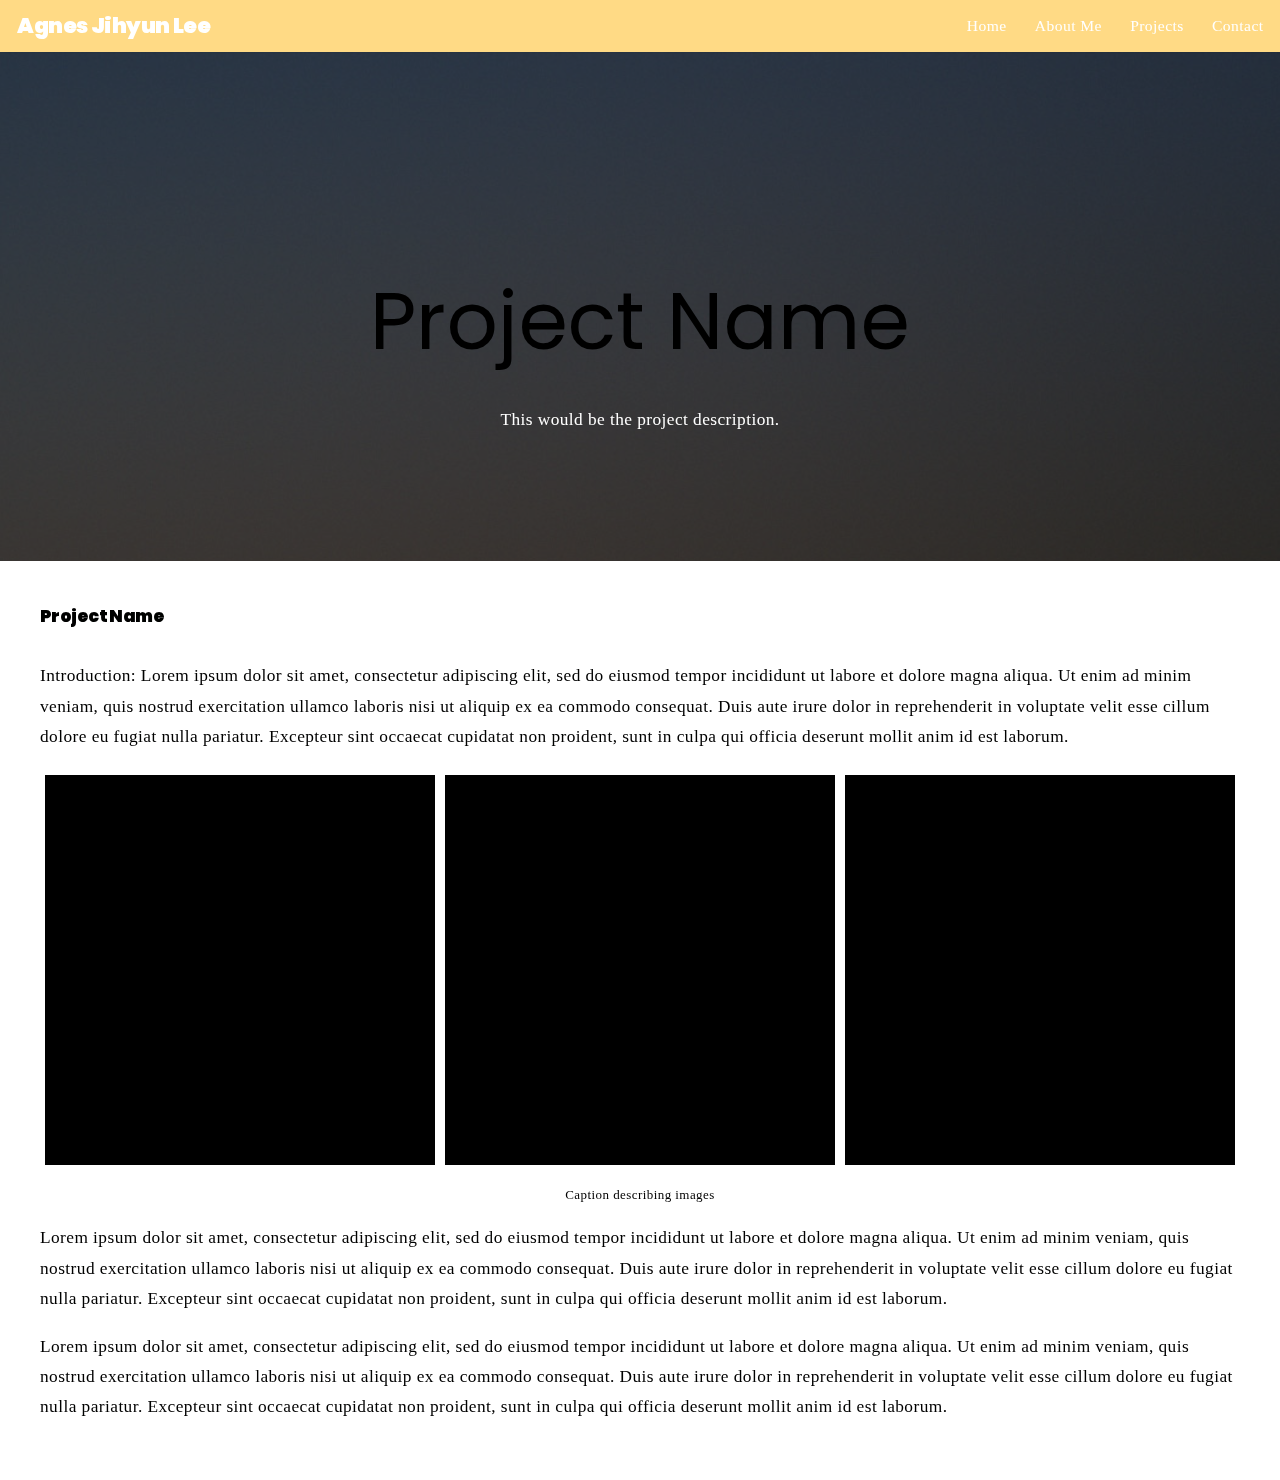
<file: portfolio/project-template.html>
<!DOCTYPE html>

<html lang="en">
    <head>
        <title>Agnes Jihyun Lee</title>
		<meta charset="utf-8" />
		<meta name="viewport" content="width=device-width, initial-scale=1, user-scalable=no" />
		<link rel="stylesheet" href="assets/css/main.css" />
		<noscript><link rel="stylesheet" href="assets/css/noscript.css" /></noscript>
	</head>
    <body class="is-preload">

        <!-- Header -->
        <header id="header">
            <h1><a href="index.html">Agnes Jihyun Lee</a></h1>
            <nav>
                <ul>
                    <li><a href="index.html">Home</a></li>
                    <li><a href="about.html">About Me</a></li>
                    <li><a href="index.html#projects">Projects</a></li>
                    <li><a href="index.html#contact">Contact</a></li>
                </ul>
            </nav>
        </header>

		<!-- Intro -->
		<section id="project_intro" class="project_main style1 dark fullscreen">
			<div class="content">
				<header>
					<section id = "proj1_animation">
						<svg height="200" stroke="#FFFFFF" stroke-width="2" class="text-line" width="100%">
							<text x="50%" dominant-baseline="middle" text-anchor="middle" y="75%">
							Project Name
							</text>
						</svg>
					</section>
				</header>
				<p>This would be the project description.</p>
			</div>
		</section>

        <!-- Project Content -->
			<section id="project_content">
				<div class="project_body">
					<h3>Project Name</h3>
					<br>
					<p>
						Introduction: Lorem ipsum dolor sit amet, consectetur adipiscing 
						elit, sed do eiusmod tempor incididunt ut labore et dolore magna 
						aliqua. Ut enim ad minim veniam, quis nostrud exercitation ullamco 
						laboris nisi ut aliquip ex ea commodo consequat. Duis aute irure 
						dolor in reprehenderit in voluptate velit esse cillum dolore eu 
						fugiat nulla pariatur. Excepteur sint occaecat cupidatat non 
						proident, sunt in culpa qui officia deserunt mollit anim id est 
						laborum.
					</p>
					
					<div class = "row">
						<div class = "column">
							<img src = "images/placeholder.png" style="width:100%"/>
						</div>
						<div class = "column">
							<img src = "images/placeholder.png" style="width:100%"/>
						</div>
						<div class = "column">
							<img src = "images/placeholder.png" style="width:100%"/>
						</div>
					</div>
					<p class = "caption">Caption describing images</p>

					<p>
						Lorem ipsum dolor sit amet, consectetur adipiscing 
						elit, sed do eiusmod tempor incididunt ut labore et dolore magna 
						aliqua. Ut enim ad minim veniam, quis nostrud exercitation ullamco 
						laboris nisi ut aliquip ex ea commodo consequat. Duis aute irure 
						dolor in reprehenderit in voluptate velit esse cillum dolore eu 
						fugiat nulla pariatur. Excepteur sint occaecat cupidatat non 
						proident, sunt in culpa qui officia deserunt mollit anim id est 
						laborum.
					</p>

					<p>
						Lorem ipsum dolor sit amet, consectetur adipiscing 
						elit, sed do eiusmod tempor incididunt ut labore et dolore magna 
						aliqua. Ut enim ad minim veniam, quis nostrud exercitation ullamco 
						laboris nisi ut aliquip ex ea commodo consequat. Duis aute irure 
						dolor in reprehenderit in voluptate velit esse cillum dolore eu 
						fugiat nulla pariatur. Excepteur sint occaecat cupidatat non 
						proident, sunt in culpa qui officia deserunt mollit anim id est 
						laborum.
					</p>

				</div>
			</section>

        <!-- Scripts -->
			<script src="assets/js/jquery.min.js"></script>
			<script src="assets/js/jquery.poptrox.min.js"></script>
			<script src="assets/js/jquery.scrolly.min.js"></script>
			<script src="assets/js/jquery.scrollex.min.js"></script>
			<script src="assets/js/browser.min.js"></script>
			<script src="assets/js/breakpoints.min.js"></script>
			<script src="assets/js/util.js"></script>
			<script src="assets/js/main.js"></script>
            
    </body>
</html>
</file>
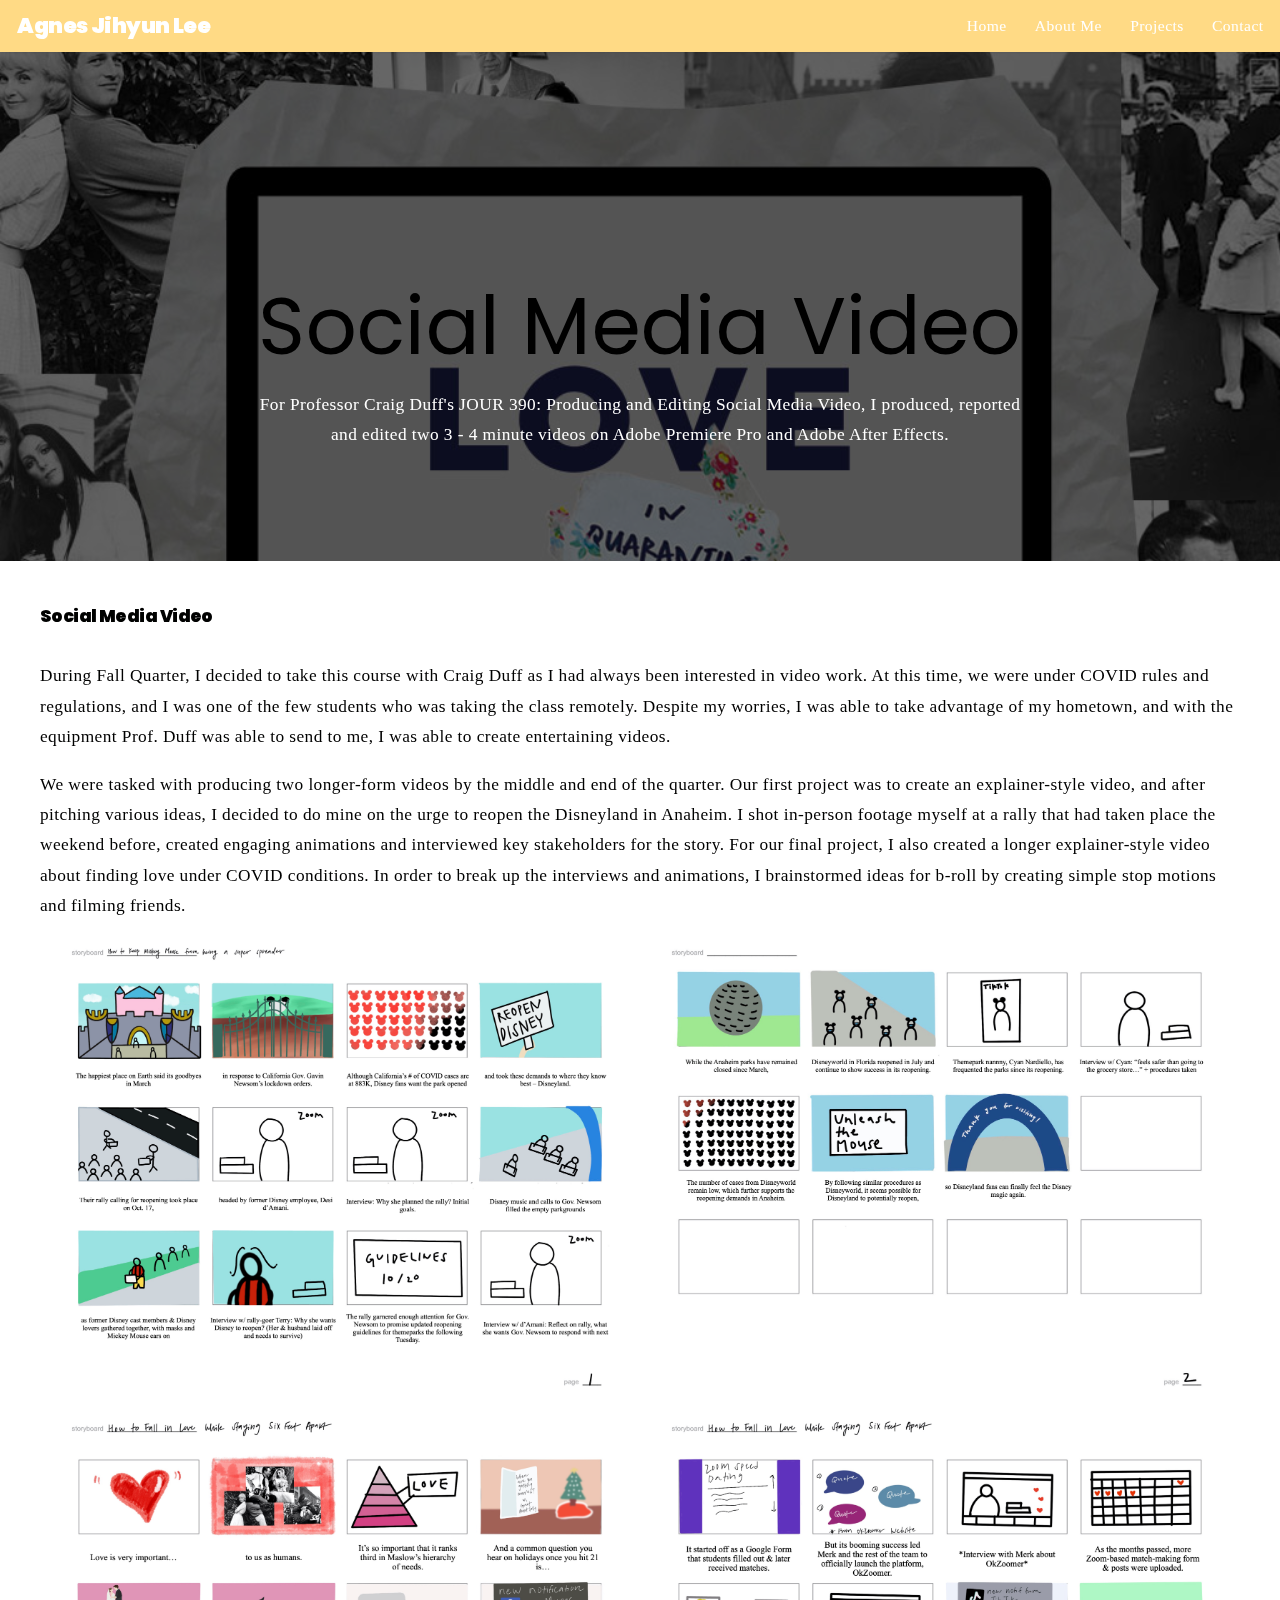
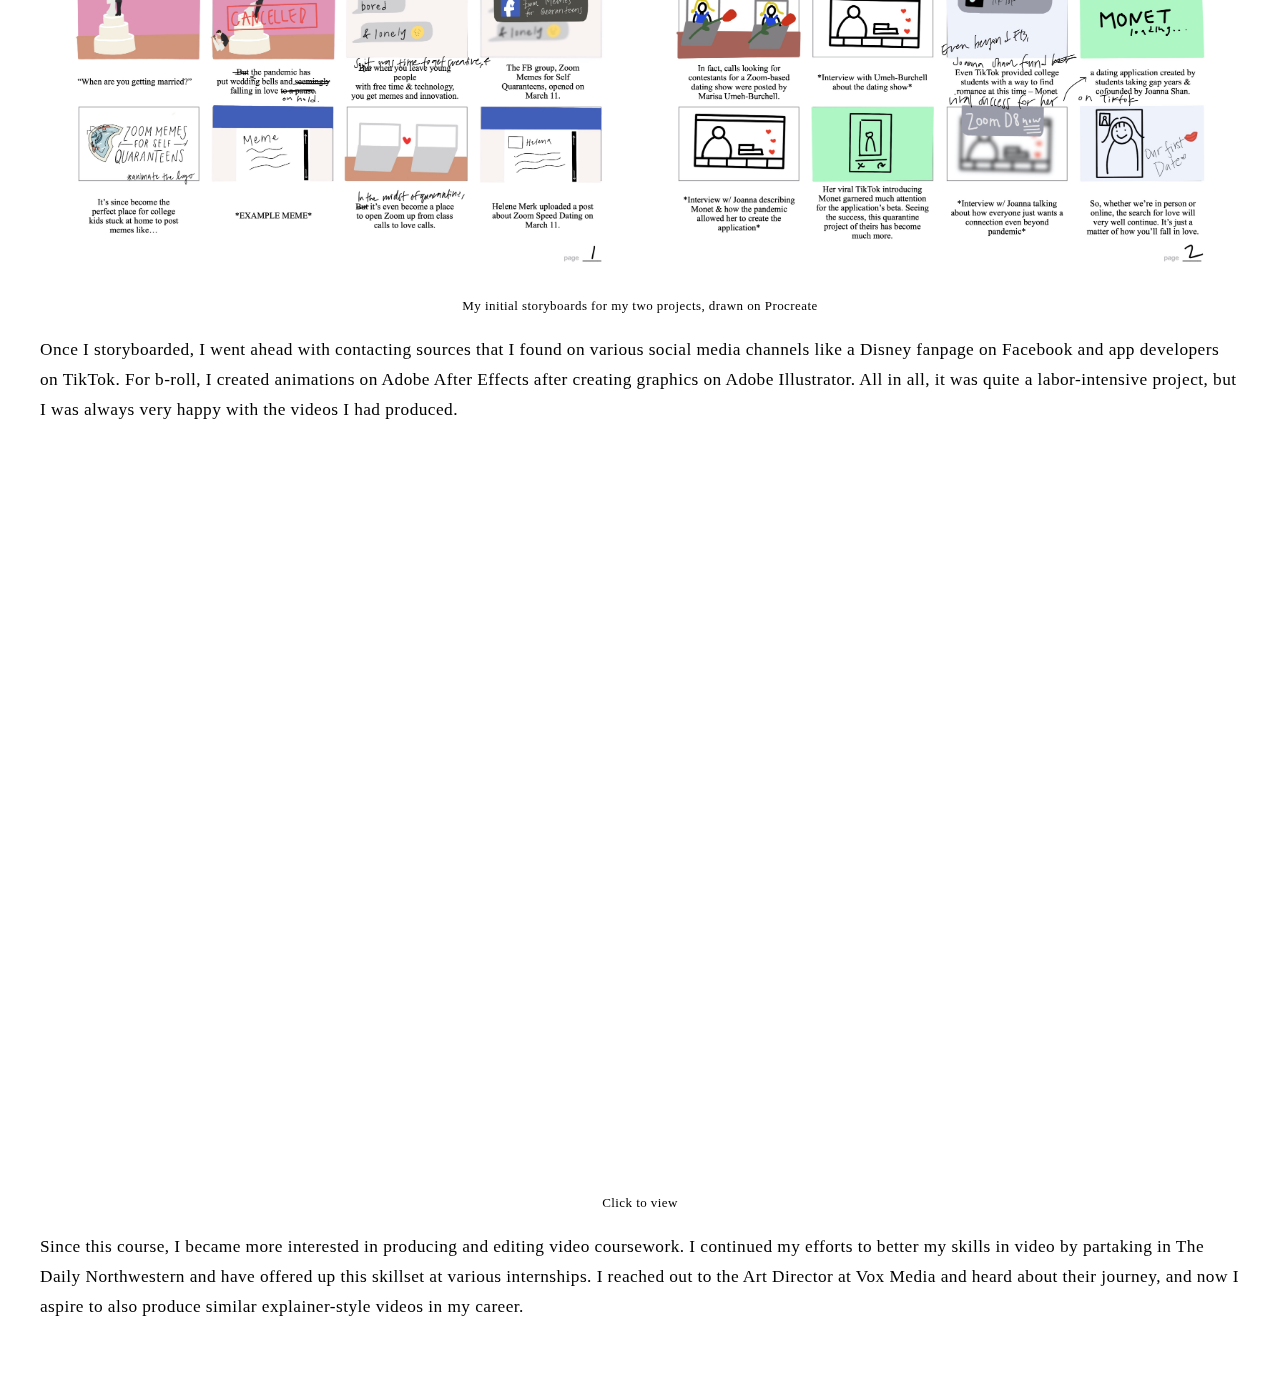
<file: portfolio/project1.html>
<!DOCTYPE html>

<html lang="en">
    <head>
        <title>Agnes Jihyun Lee</title>
		<meta charset="utf-8" />
		<meta name="viewport" content="width=device-width, initial-scale=1, user-scalable=no" />
		<link rel="stylesheet" href="assets/css/main.css" />
		<noscript><link rel="stylesheet" href="assets/css/noscript.css" /></noscript>
	</head>
    <body class="is-preload">

        <!-- Header -->
        <header id="header">
            <h1><a href="index.html">Agnes Jihyun Lee</a></h1>
            <nav>
                <ul>
                    <li><a href="index.html">Home</a></li>
                    <li><a href="about.html">About Me</a></li>
                    <li><a href="index.html#projects">Projects</a></li>
                    <li><a href="index.html#contact">Contact</a></li>
                </ul>
            </nav>
        </header>

		<!-- Intro -->
		<section id="project1_intro" class="project_main style1 dark fullscreen">
			<div class="content">
				<header>
					<section id = "proj1_animation">
						<svg height="200" stroke="#FFFFFF" stroke-width="2" class="text-line" width="100%">
							<text x="50%" dominant-baseline="middle" text-anchor="middle" y="85%">
							Social Media Video
							</text>
						</svg>
					</section>
				</header>
				<p>
					For Professor Craig Duff's JOUR 390: Producing and Editing Social
					Media Video, I produced, reported and edited two 3 - 4 minute videos
					on Adobe Premiere Pro and Adobe After Effects.
				</p>
			</div>
		</section>

        <!-- Project Content -->
			<section id="project_content">
				<div class="project_body">
					<h3>Social Media Video</h3>
					<br>
					<p>
						During Fall Quarter, I decided to take this course with Craig
						Duff as I had always been interested in video work. At this time,
						we were under COVID rules and regulations, and I was
						one of the few students who was taking the class remotely. Despite
						my worries, I was able to take advantage of my hometown, and with
						the equipment Prof. Duff was able to send to me, I was able to create
						entertaining videos.
					</p>

					<p>
						We were tasked with producing two longer-form videos by the middle and
						end of the quarter. Our first project was to create an explainer-style video,
						and after pitching various ideas, I decided to do mine on the urge to
						reopen the Disneyland in Anaheim. I shot in-person footage myself at a rally
						that had taken place the weekend before, created engaging animations and 
						interviewed key stakeholders for the story. For our final project, I also
						created a longer explainer-style video about finding love under COVID conditions.
						In order to break up the interviews and animations, I brainstormed ideas for b-roll by creating
						simple stop motions and filming friends.
					</p>
					
					<div class = "row">
						<div class = "column_thumbnail">
							<img src = "images/explainer1.jpg" style="width:100%"/>
						</div>
						<div class = "column_thumbnail">
							<img src = "images/explainer2.jpg" style="width:100%"/>
						</div>
						<div class = "column_thumbnail">
							<img src = "images/final1.jpg" style="width:100%"/>
						</div>
						<div class = "column_thumbnail">
							<img src = "images/final2.jpg" style="width:100%"/>
						</div>
					</div>
					<p class = "caption">
						My initial storyboards for my two projects, drawn on Procreate
					</p>

					<p>
						Once I storyboarded, I went ahead with contacting sources that I found
						on various social media channels like a Disney fanpage on Facebook and
						app developers on TikTok. For b-roll, I created animations on Adobe After
						Effects after creating graphics on Adobe Illustrator. All in all, it was
						quite a labor-intensive project, but I was always very happy with the
						videos I had produced.
					</p>

					<div class = "row">
						<div class = "column_proj1">
							<iframe width="900" height="725" src="https://www.youtube.com/embed/siJVeXFQVkU" title="YouTube video player" frameborder="0" allow="accelerometer; autoplay; clipboard-write; encrypted-media; gyroscope; picture-in-picture" allowfullscreen></iframe>
						</div>
						<div class = "column_proj1">
							<iframe width="900" height="725" src="https://www.youtube.com/embed/jIQmvNxDO1k" title="YouTube video player" frameborder="0" allow="accelerometer; autoplay; clipboard-write; encrypted-media; gyroscope; picture-in-picture" allowfullscreen></iframe>
						</div>
					</div>
					<p class = "caption">Click to view</p>

					<p>
						Since this course, I became more interested in producing and editing video coursework.
						I continued my efforts to better my skills in video by partaking in The Daily Northwestern
						and have offered up this skillset at various internships. I reached out to the Art Director
						at Vox Media and heard about their journey, and now I aspire to also produce similar
						explainer-style videos in my career.
					</p>

				</div>
			</section>

        <!-- Scripts -->
			<script src="assets/js/jquery.min.js"></script>
			<script src="assets/js/jquery.poptrox.min.js"></script>
			<script src="assets/js/jquery.scrolly.min.js"></script>
			<script src="assets/js/jquery.scrollex.min.js"></script>
			<script src="assets/js/browser.min.js"></script>
			<script src="assets/js/breakpoints.min.js"></script>
			<script src="assets/js/util.js"></script>
			<script src="assets/js/main.js"></script>
            
    </body>
</html>
</file>
<file: portfolio/assets/css/noscript.css>
/*
	Big Picture by HTML5 UP
	html5up.net | @ajlkn
	Free for personal and commercial use under the CCA 3.0 license (html5up.net/license)
*/

/* Loader */

	body:before, body:after {
		display: none;
	}
</file>
<file: portfolio/assets/css/main.css>
@import url(https://fonts.googleapis.com/css?family=Poppins);
@import url(https://fonts.googleapis.com/css?family=PTSerif);
@import url("fontawesome-all.min.css");

/*
	Big Picture by HTML5 UP
	html5up.net | @ajlkn
	Free for personal and commercial use under the CCA 3.0 license (html5up.net/license)
*/

html, body, div, span, applet, object,
iframe, h1, h2, h3, h4, h5, h6, p, blockquote,
pre, a, abbr, acronym, address, big, cite,
code, del, dfn, em, img, ins, kbd, q, s, samp,
small, strike, strong, sub, sup, tt, var, b,
u, i, center, dl, dt, dd, ol, ul, li, fieldset,
form, label, legend, table, caption, tbody,
tfoot, thead, tr, th, td, article, aside,
canvas, details, embed, figure, figcaption,
footer, header, hgroup, menu, nav, output, ruby,
section, summary, time, mark, audio, video {
	margin: 0;
	padding: 0;
	border: 0;
	font-size: 100%;
	font: inherit;
	vertical-align: baseline;}

article, aside, details, figcaption, figure,
footer, header, hgroup, menu, nav, section {
	display: block;}

body {
	line-height: 1;
}

ol, ul {
	list-style: none;
}

blockquote, q {
	quotes: none;
}

	blockquote:before, blockquote:after, q:before, q:after {
		content: '';
		content: none;
	}

table {
	border-collapse: collapse;
	border-spacing: 0;
}

body {
	-webkit-text-size-adjust: none;
}

mark {
	background-color: transparent;
	color: inherit;
}

input::-moz-focus-inner {
	border: 0;
	padding: 0;
}

input, select, textarea {
	-moz-appearance: none;
	-webkit-appearance: none;
	-ms-appearance: none;
	appearance: none;
}

iframe {
	width: 900 px;
	height: 725 px;
}

/* Basic */

	@-ms-viewport {
		width: device-width;
	}

	html {
		height: 100%;
	}

	html {
		box-sizing: border-box;
	}

	*, *:before, *:after {
		box-sizing: inherit;
	}

	body {
		background: #ffffff;
		height: 100%;
		min-width: 320px;
	}

		body.is-preload *, body.is-preload *:before, body.is-preload *:after {
			-moz-animation: none !important;
			-webkit-animation: none !important;
			-ms-animation: none !important;
			animation: none !important;
			-moz-transition: none !important;
			-webkit-transition: none !important;
			-ms-transition: none !important;
			transition: none !important;
		}

/* Spinner */

	@-moz-keyframes spinner-rotate {
		0% {
			-moz-transform: scale(1) rotate(0deg);
			-webkit-transform: scale(1) rotate(0deg);
			-ms-transform: scale(1) rotate(0deg);
			transform: scale(1) rotate(0deg);
		}

		100% {
			-moz-transform: scale(1) rotate(360deg);
			-webkit-transform: scale(1) rotate(360deg);
			-ms-transform: scale(1) rotate(360deg);
			transform: scale(1) rotate(360deg);
		}
	}

	@-webkit-keyframes spinner-rotate {
		0% {
			-moz-transform: scale(1) rotate(0deg);
			-webkit-transform: scale(1) rotate(0deg);
			-ms-transform: scale(1) rotate(0deg);
			transform: scale(1) rotate(0deg);
		}

		100% {
			-moz-transform: scale(1) rotate(360deg);
			-webkit-transform: scale(1) rotate(360deg);
			-ms-transform: scale(1) rotate(360deg);
			transform: scale(1) rotate(360deg);
		}
	}

	@-ms-keyframes spinner-rotate {
		0% {
			-moz-transform: scale(1) rotate(0deg);
			-webkit-transform: scale(1) rotate(0deg);
			-ms-transform: scale(1) rotate(0deg);
			transform: scale(1) rotate(0deg);
		}

		100% {
			-moz-transform: scale(1) rotate(360deg);
			-webkit-transform: scale(1) rotate(360deg);
			-ms-transform: scale(1) rotate(360deg);
			transform: scale(1) rotate(360deg);
		}
	}

	@keyframes spinner-rotate {
		0% {
			-moz-transform: scale(1) rotate(0deg);
			-webkit-transform: scale(1) rotate(0deg);
			-ms-transform: scale(1) rotate(0deg);
			transform: scale(1) rotate(0deg);
		}

		100% {
			-moz-transform: scale(1) rotate(360deg);
			-webkit-transform: scale(1) rotate(360deg);
			-ms-transform: scale(1) rotate(360deg);
			transform: scale(1) rotate(360deg);
		}
	}

/* Loader */

	@-moz-keyframes spinner-show {
		0% {
			opacity: 0;
		}

		100% {
			opacity: 1;
		}
	}

	@-webkit-keyframes spinner-show {
		0% {
			opacity: 0;
		}

		100% {
			opacity: 1;
		}
	}

	@-ms-keyframes spinner-show {
		0% {
			opacity: 0;
		}

		100% {
			opacity: 1;
		}
	}

	@keyframes spinner-show {
		0% {
			opacity: 0;
		}

		100% {
			opacity: 1;
		}
	}

	@-moz-keyframes spinner-hide {
		0% {
			-moz-transform: scale(1) rotate(0deg);
			-webkit-transform: scale(1) rotate(0deg);
			-ms-transform: scale(1) rotate(0deg);
			transform: scale(1) rotate(0deg);
			color: #e5e6e7;
			z-index: 100001;
		}

		99% {
			-moz-transform: scale(0.5) rotate(360deg);
			-webkit-transform: scale(0.5) rotate(360deg);
			-ms-transform: scale(0.5) rotate(360deg);
			transform: scale(0.5) rotate(360deg);
			color: #e5e6e7;
			z-index: 100001;
		}

		100% {
			-moz-transform: scale(0.5) rotate(360deg);
			-webkit-transform: scale(0.5) rotate(360deg);
			-ms-transform: scale(0.5) rotate(360deg);
			transform: scale(0.5) rotate(360deg);
			color: #e5e6e7;
			z-index: -1;
		}
	}

	@-webkit-keyframes spinner-hide {
		0% {
			-moz-transform: scale(1) rotate(0deg);
			-webkit-transform: scale(1) rotate(0deg);
			-ms-transform: scale(1) rotate(0deg);
			transform: scale(1) rotate(0deg);
			color: #e5e6e7;
			z-index: 100001;
		}

		99% {
			-moz-transform: scale(0.5) rotate(360deg);
			-webkit-transform: scale(0.5) rotate(360deg);
			-ms-transform: scale(0.5) rotate(360deg);
			transform: scale(0.5) rotate(360deg);
			color: #e5e6e7;
			z-index: 100001;
		}

		100% {
			-moz-transform: scale(0.5) rotate(360deg);
			-webkit-transform: scale(0.5) rotate(360deg);
			-ms-transform: scale(0.5) rotate(360deg);
			transform: scale(0.5) rotate(360deg);
			color: #e5e6e7;
			z-index: -1;
		}
	}

	@-ms-keyframes spinner-hide {
		0% {
			-moz-transform: scale(1) rotate(0deg);
			-webkit-transform: scale(1) rotate(0deg);
			-ms-transform: scale(1) rotate(0deg);
			transform: scale(1) rotate(0deg);
			color: #e5e6e7;
			z-index: 100001;
		}

		99% {
			-moz-transform: scale(0.5) rotate(360deg);
			-webkit-transform: scale(0.5) rotate(360deg);
			-ms-transform: scale(0.5) rotate(360deg);
			transform: scale(0.5) rotate(360deg);
			color: #e5e6e7;
			z-index: 100001;
		}

		100% {
			-moz-transform: scale(0.5) rotate(360deg);
			-webkit-transform: scale(0.5) rotate(360deg);
			-ms-transform: scale(0.5) rotate(360deg);
			transform: scale(0.5) rotate(360deg);
			color: #e5e6e7;
			z-index: -1;
		}
	}

	@keyframes spinner-hide {
		0% {
			-moz-transform: scale(1) rotate(0deg);
			-webkit-transform: scale(1) rotate(0deg);
			-ms-transform: scale(1) rotate(0deg);
			transform: scale(1) rotate(0deg);
			color: #e5e6e7;
			z-index: 100001;
		}

		99% {
			-moz-transform: scale(0.5) rotate(360deg);
			-webkit-transform: scale(0.5) rotate(360deg);
			-ms-transform: scale(0.5) rotate(360deg);
			transform: scale(0.5) rotate(360deg);
			color: #e5e6e7;
			z-index: 100001;
		}

		100% {
			-moz-transform: scale(0.5) rotate(360deg);
			-webkit-transform: scale(0.5) rotate(360deg);
			-ms-transform: scale(0.5) rotate(360deg);
			transform: scale(0.5) rotate(360deg);
			color: #e5e6e7;
			z-index: -1;
		}
	}

	@-moz-keyframes overlay-hide {
		0% {
			opacity: 1;
			z-index: 100000;
		}

		15% {
			opacity: 1;
			z-index: 100000;
		}

		99% {
			opacity: 0;
			z-index: 100000;
		}

		100% {
			opacity: 0;
			z-index: -1;
		}
	}

	@-webkit-keyframes overlay-hide {
		0% {
			opacity: 1;
			z-index: 100000;
		}

		15% {
			opacity: 1;
			z-index: 100000;
		}

		99% {
			opacity: 0;
			z-index: 100000;
		}

		100% {
			opacity: 0;
			z-index: -1;
		}
	}

	@-ms-keyframes overlay-hide {
		0% {
			opacity: 1;
			z-index: 100000;
		}

		15% {
			opacity: 1;
			z-index: 100000;
		}

		99% {
			opacity: 0;
			z-index: 100000;
		}

		100% {
			opacity: 0;
			z-index: -1;
		}
	}

	@keyframes overlay-hide {
		0% {
			opacity: 1;
			z-index: 100000;
		}

		15% {
			opacity: 1;
			z-index: 100000;
		}

		99% {
			opacity: 0;
			z-index: 100000;
		}

		100% {
			opacity: 0;
			z-index: -1;
		}
	}

	body {
		text-decoration: none;
	}

		body:before {
			-moz-animation: spinner-show 1.5s 1 0.25s ease forwards, spinner-hide 0.25s ease-in-out forwards !important;
			-webkit-animation: spinner-show 1.5s 1 0.25s ease forwards, spinner-hide 0.25s ease-in-out forwards !important;
			-ms-animation: spinner-show 1.5s 1 0.25s ease forwards, spinner-hide 0.25s ease-in-out forwards !important;
			animation: spinner-show 1.5s 1 0.25s ease forwards, spinner-hide 0.25s ease-in-out forwards !important;
			-moz-transform-origin: 50% 50%;
			-webkit-transform-origin: 50% 50%;
			-ms-transform-origin: 50% 50%;
			transform-origin: 50% 50%;
			-moz-osx-font-smoothing: grayscale;
			-webkit-font-smoothing: antialiased;
			font-family: FontAwesome;
			font-style: normal;
			font-weight: normal;
			text-transform: none !important;
			color: #e5e6e7;
			content: '\f1ce';
			cursor: default;
			display: block;
			font-size: 2em;
			height: 2em;
			left: 50%;
			line-height: 2em;
			margin: -1em 0 0 -1em;
			opacity: 0;
			position: fixed;
			text-align: center;
			top: 50%;
			width: 2em;
			z-index: -1;
		}

		body:after {
			-moz-animation: overlay-hide 1.5s ease-in forwards !important;
			-webkit-animation: overlay-hide 1.5s ease-in forwards !important;
			-ms-animation: overlay-hide 1.5s ease-in forwards !important;
			animation: overlay-hide 1.5s ease-in forwards !important;
			background: #ffffff;
			content: '';
			display: block;
			height: 100%;
			left: 0;
			opacity: 0;
			position: fixed;
			top: 0;
			width: 100%;
			z-index: -1;
		}

		body.is-preload:before {
			-moz-animation: spinner-show 1.5s 1 0.25s ease forwards, spinner-rotate 0.75s infinite linear !important;
			-webkit-animation: spinner-show 1.5s 1 0.25s ease forwards, spinner-rotate 0.75s infinite linear !important;
			-ms-animation: spinner-show 1.5s 1 0.25s ease forwards, spinner-rotate 0.75s infinite linear !important;
			animation: spinner-show 1.5s 1 0.25s ease forwards, spinner-rotate 0.75s infinite linear !important;
			z-index: 100001;
		}

		body.is-preload:after {
			-moz-animation: none !important;
			-webkit-animation: none !important;
			-ms-animation: none !important;
			animation: none !important;
			opacity: 1;
			z-index: 100000;
		}

	@media (-webkit-min-device-pixel-ratio: 2) {

		body:before {
			line-height: 2.025em;
		}

	}

/* Type */

	body, input, textarea, select {
		font-family: "PT Serif";
		font-weight: 300;
		font-size: 18pt;
		line-height: 1.75em;
		color: #000100;
		letter-spacing: 0.025em;
	}

		@media screen and (max-width: 1920px) {

			body, input, textarea, select {
				font-size: 17pt;
			}

		}

		@media screen and (max-width: 1680px) {

			body, input, textarea, select {
				font-size: 15pt;
			}

		}

		@media screen and (max-width: 1280px) {

			body, input, textarea, select {
				font-size: 13pt;
			}

		}

		@media screen and (max-width: 1000px) {

			body, input, textarea, select {
				font-size: 13pt;
			}

		}

		@media screen and (max-width: 736px) {

			body, input, textarea, select {
				font-size: 12pt;
				line-height: 1.5em;
			}

		}

	h1, h2, h3, h4, h5, h6 {
		font-family: "Poppins";
		font-weight: 900;
		color: inherit;
		letter-spacing: -0.0325em;
	}

		h1 a, h2 a, h3 a, h4 a, h5 a, h6 a {
			color: inherit;
			text-decoration: none;
		}

	h2 {
		font-size: 2.25em;
		line-height: 1.25em;
		letter-spacing: -0.05em;
	}

	@media screen and (max-width: 736px) {

		h2 {
			font-size: 1.5em;
		}

	}

	strong, b {
		font-weight: 900;
		color: inherit;
	}

	em, i {
		font-style: italic;
	}

	a {
		-moz-transition: color 0.2s ease-in-out;
		-webkit-transition: color 0.2s ease-in-out;
		-ms-transition: color 0.2s ease-in-out;
		transition: color 0.2s ease-in-out;
		color: #98c593;
	}

	sub {
		position: relative;
		top: 0.5em;
		font-size: 0.8em;
	}

	sup {
		position: relative;
		top: -0.5em;
		font-size: 0.8em;
	}

	hr {
		border: 0;
		border-top: solid 1px #e5e6e7;
	}

	blockquote {
		border-left: solid 0.5em #e5e6e7;
		padding: 1em 0 1em 2em;
		font-style: italic;
	}

	p, ul, ol, dl, table {
		margin-bottom: 1em;
	}

/* Box */

	.box {
		background: #ffffff;
		color: #39454b;
		padding: 2em;
	}

		.box > :last-child {
			margin-bottom: 0;
		}

		.box.style2 {
			padding: 3.5em 2.5em 3.5em 2.5em;
		}

		@media screen and (max-width: 736px) {

			.box {
				padding: 1em;
			}

				.box.style2 {
					padding: 1.5em 1.25em 1.5em 1.25em;
					background-color: rgba(255, 255, 255, 0.9);
				}

		}

/* Button */

	input[type="button"],
	input[type="submit"],
	input[type="reset"],
	.button,
	button {
		-moz-appearance: none;
		-webkit-appearance: none;
		-ms-appearance: none;
		appearance: none;
		-moz-transition: background-color 0.2s ease-in-out;
		-webkit-transition: background-color 0.2s ease-in-out;
		-ms-transition: background-color 0.2s ease-in-out;
		transition: background-color 0.2s ease-in-out;
		background-color: #94c5cc;
		border: 0;
		border-radius: 3.5em;
		color: #ffffff;
		cursor: pointer;
		display: inline-block;
		height: 3.5em;
		line-height: 3.5em;
		outline: 0;
		padding: 0 2em 0 2em;
		position: relative;
		text-align: center;
		text-decoration: none;
	}

		input[type="button"].down,
		input[type="submit"].down,
		input[type="reset"].down,
		.button.down,
		button.down {
			width: 5em;
			height: 5em;
			line-height: 4.5em;
			padding: 0;
			background-image: url("images/dark-arrow.svg");
			background-position: center center;
			background-repeat: no-repeat;
			text-indent: -10em;
			overflow: hidden;
		}

			input[type="button"].down.anchored,
			input[type="submit"].down.anchored,
			input[type="reset"].down.anchored,
			.button.down.anchored,
			button.down.anchored {
				bottom: 0;
				border-bottom: 0;
				border-radius: 3em 3em 0 0;
				height: 4.5em;
				margin-left: -2.5em;
			}

		input[type="button"].anchored,
		input[type="submit"].anchored,
		input[type="reset"].anchored,
		.button.anchored,
		button.anchored {
			position: absolute;
			left: 50%;
		}

		input[type="button"]:hover,
		input[type="submit"]:hover,
		input[type="reset"]:hover,
		.button:hover,
		button:hover {
			background-color: #a1a6b4;
		}

		input[type="button"]:active,
		input[type="submit"]:active,
		input[type="reset"]:active,
		.button:active,
		button:active {
			background-color: #88bc82;
		}

		input[type="button"].style2,
		input[type="submit"].style2,
		input[type="reset"].style2,
		.button.style2,
		button.style2 {
			background-color: transparent;
			border: solid 2px #e5e6e7;
			color: inherit;
		}

			input[type="button"].style2:hover,
			input[type="submit"].style2:hover,
			input[type="reset"].style2:hover,
			.button.style2:hover,
			button.style2:hover {
				background-color: rgba(229, 230, 231, 0.25);
			}

			input[type="button"].style2:active,
			input[type="submit"].style2:active,
			input[type="reset"].style2:active,
			.button.style2:active,
			button.style2:active {
				background-color: rgba(229, 230, 231, 0.375);
			}

			input[type="button"].style2.down,
			input[type="submit"].style2.down,
			input[type="reset"].style2.down,
			.button.style2.down,
			button.style2.down {
				background-image: url("images/arrow.svg");
			}

/* Form */

	form {
		margin: 0 0 2em 0;
	}

		form > :last-child {
			margin-bottom: 0;
		}

		form > .fields {
			display: -moz-flex;
			display: -webkit-flex;
			display: -ms-flex;
			display: flex;
			-moz-flex-wrap: wrap;
			-webkit-flex-wrap: wrap;
			-ms-flex-wrap: wrap;
			flex-wrap: wrap;
			width: calc(100% + 3em);
			margin: -1.5em 0 2em -1.5em;
		}

			form > .fields > .field {
				-moz-flex-grow: 0;
				-webkit-flex-grow: 0;
				-ms-flex-grow: 0;
				flex-grow: 0;
				-moz-flex-shrink: 0;
				-webkit-flex-shrink: 0;
				-ms-flex-shrink: 0;
				flex-shrink: 0;
				padding: 1.5em 0 0 1.5em;
				width: calc(100% - 1.5em);
			}

				form > .fields > .field.half {
					width: calc(50% - 0.75em);
				}

				form > .fields > .field.third {
					width: calc(100%/3 - 0.5em);
				}

				form > .fields > .field.quarter {
					width: calc(25% - 0.375em);
				}

		@media screen and (max-width: 480px) {

			form > .fields {
				width: calc(100% + 2em);
				margin: -1em 0 2em -1em;
			}

				form > .fields > .field {
					padding: 1em 0 0 1em;
					width: calc(100% - 1em);
				}

					form > .fields > .field.half {
						width: calc(100% - 1em);
					}

					form > .fields > .field.third {
						width: calc(100% - 1em);
					}

					form > .fields > .field.quarter {
						width: calc(100% - 1em);
					}

		}

	label {
		display: block;
	}

	input[type="text"],
	input[type="password"],
	input[type="email"],
	input[type="tel"],
	input[type="search"],
	input[type="url"],
	select,
	textarea {
		-moz-appearance: none;
		-webkit-appearance: none;
		-ms-appearance: none;
		appearance: none;
		-moz-transition: border-color 0.2s ease-in-out, color 0.2s ease-in-out;
		-webkit-transition: border-color 0.2s ease-in-out, color 0.2s ease-in-out;
		-ms-transition: border-color 0.2s ease-in-out, color 0.2s ease-in-out;
		transition: border-color 0.2s ease-in-out, color 0.2s ease-in-out;
		color: #39454b;
		display: block;
		width: 100%;
		padding: 0.65em 0.75em;
		background: none;
		border: solid 2px #e5e6e7;
		color: inherit;
		border-radius: 0.5em;
		outline: none;
	}

		input[type="text"]:focus,
		input[type="password"]:focus,
		input[type="email"]:focus,
		input[type="tel"]:focus,
		input[type="search"]:focus,
		input[type="url"]:focus,
		select:focus,
		textarea:focus {
			border-color: #9ac8e9;
		}

	input[type="text"],
	input[type="password"],
	input[type="email"],
	input[type="tel"],
	input[type="search"],
	input[type="url"],
	select {
		line-height: 1.35em;
	}

	textarea {
		min-height: 8em;
	}

	::-moz-focus-inner {
		border: 0;
	}

	::-webkit-input-placeholder {
		opacity: 0.375;
	}

	:-moz-placeholder {
		opacity: 0.375;
	}

	::-moz-placeholder {
		opacity: 0.375;
	}

	:-ms-input-placeholder {
		opacity: 0.375;
	}

/* Icon */

	.icon {
		text-decoration: none;
		position: relative;
		text-decoration: none;
	}

		.icon:before {
			-moz-osx-font-smoothing: grayscale;
			-webkit-font-smoothing: antialiased;
			display: inline-block;
			font-style: normal;
			font-variant: normal;
			text-rendering: auto;
			line-height: 1;
			text-transform: none !important;
			font-family: 'Font Awesome 5 Free';
			font-weight: 400;
		}

		.icon:before {
			line-height: inherit;
		}

		.icon > .label {
			display: none;
		}

		.icon.solid:before {
			font-weight: 900;
		}

		.icon.brands:before {
			font-family: 'Font Awesome 5 Brands';
		}

/* Image */

	.image {
		position: relative;
		display: inline-block;
	}

		.image:before {
			content: '';
			position: absolute;
			left: 0;
			top: 0;
			width: 100%;
			height: 100%;
			background: url("images/overlay.png");
		}

		.image img {
			display: block;
			width: 100%;
		}

		.image.featured {
			display: block;
			width: 100%;
			margin: 0 0 2em 0;
		}

		.image.fit {
			display: block;
			width: 100%;
		}

		.image.left {
			float: left;
			margin: 0 2em 2em 0;
		}

		.image.centered {
			display: block;
			margin: 0 0 2em 0;
		}

			.image.centered img {
				margin: 0 auto;
				width: auto;
			}

/* List */

	ul.default {
		list-style: disc;
		padding-left: 1em;
	}

		ul.default li {
			padding-left: 0.5em;
		}

	ul.menu {
		cursor: default;
	}

		ul.menu li {
			display: inline-block;
			line-height: 1em;
			border-left: solid 1px #e5e6e7;
			padding: 0 0 0 0.5em;
			margin: 0 0 0 0.5em;
		}

			ul.menu li:first-child {
				border-left: 0;
				padding-left: 0;
				margin-left: 0;
			}

	ol.default {
		list-style: decimal;
		padding-left: 1.25em;
	}

		ol.default li {
			padding-left: 0.25em;
		}

/* Actions */

	ul.actions {
		display: -moz-flex;
		display: -webkit-flex;
		display: -ms-flex;
		display: flex;
		cursor: default;
		list-style: none;
		margin-left: -1em;
		padding-left: 0;
	}

		ul.actions li {
			padding: 0 0 0 1em;
			vertical-align: middle;
		}

		ul.actions.special {
			-moz-justify-content: center;
			-webkit-justify-content: center;
			-ms-justify-content: center;
			justify-content: center;
			width: 100%;
			margin-left: 0;
		}

			ul.actions.special li:first-child {
				padding-left: 0;
			}

		ul.actions.stacked {
			-moz-flex-direction: column;
			-webkit-flex-direction: column;
			-ms-flex-direction: column;
			flex-direction: column;
			margin-left: 0;
		}

			ul.actions.stacked li {
				padding: 1.3em 0 0 0;
			}

				ul.actions.stacked li:first-child {
					padding-top: 0;
				}

		ul.actions.fit {
			width: calc(100% + 1em);
		}

			ul.actions.fit li {
				-moz-flex-grow: 1;
				-webkit-flex-grow: 1;
				-ms-flex-grow: 1;
				flex-grow: 1;
				-moz-flex-shrink: 1;
				-webkit-flex-shrink: 1;
				-ms-flex-shrink: 1;
				flex-shrink: 1;
				width: 100%;
			}

				ul.actions.fit li > * {
					width: 100%;
				}

			ul.actions.fit.stacked {
				width: 100%;
			}

		@media screen and (max-width: 480px) {

			ul.actions:not(.fixed) {
				-moz-flex-direction: column;
				-webkit-flex-direction: column;
				-ms-flex-direction: column;
				flex-direction: column;
				margin-left: 0;
				width: 100% !important;
			}

				ul.actions:not(.fixed) li {
					-moz-flex-grow: 1;
					-webkit-flex-grow: 1;
					-ms-flex-grow: 1;
					flex-grow: 1;
					-moz-flex-shrink: 1;
					-webkit-flex-shrink: 1;
					-ms-flex-shrink: 1;
					flex-shrink: 1;
					padding: 1em 0 0 0;
					text-align: center;
					width: 100%;
				}

					ul.actions:not(.fixed) li > * {
						width: 100%;
					}

					ul.actions:not(.fixed) li:first-child {
						padding-top: 0;
					}

					ul.actions:not(.fixed) li input[type="submit"],
					ul.actions:not(.fixed) li input[type="reset"],
					ul.actions:not(.fixed) li input[type="button"],
					ul.actions:not(.fixed) li button,
					ul.actions:not(.fixed) li .button {
						width: 100%;
					}

						ul.actions:not(.fixed) li input[type="submit"].icon:before,
						ul.actions:not(.fixed) li input[type="reset"].icon:before,
						ul.actions:not(.fixed) li input[type="button"].icon:before,
						ul.actions:not(.fixed) li button.icon:before,
						ul.actions:not(.fixed) li .button.icon:before {
							margin-left: -0.5rem;
						}

		}

/* Icons */

	ul.icons {
		cursor: default;
	}

		ul.icons li {
			display: inline-block;
		}

		ul.icons a {
			display: inline-block;
			width: 2em;
			height: 2em;
			line-height: 2em;
			text-align: center;
			border: 0;
		}

/* Sections/Article */

	header {
		margin-bottom: 1em;
	}

		header p {
			display: block;
			margin: 1em 0 0 0;
			padding: 0 0 0.5em 0;
		}

	footer {
		margin-top: 2em;
	}

/* Table */

	table {
		width: 100%;
	}

		table.default {
			width: 100%;
		}

			table.default tbody tr:nth-child(2n+2) {
				background: rgba(229, 230, 231, 0.5);
			}

			table.default td {
				padding: 0.5em 1em 0.5em 1em;
			}

			table.default th {
				text-align: left;
				font-weight: 900;
				padding: 0.5em 1em 0.5em 1em;
			}

			table.default thead {
				background: #39454b;
				color: #ffffff;
			}

			table.default tfoot {
				background: #e5e6e7;
			}


/* Gallery */

.gallery {
	display: -moz-flex;
	display: -webkit-flex;
	display: -ms-flex;
	display: flex;
	-moz-flex-wrap: wrap;
	-webkit-flex-wrap: wrap;
	-ms-flex-wrap: wrap;
	flex-wrap: wrap;
	width: 45em;
	max-width: 100%;
	margin: 0 auto 2em auto;
}

	.gallery article {
		-moz-transition: -moz-transform 1s ease, opacity 1s ease;
		-webkit-transition: -webkit-transform 1s ease, opacity 1s ease;
		-ms-transition: -ms-transform 1s ease, opacity 1s ease;
		transition: transform 1s ease, opacity 1s ease;
		-moz-transform: translateX(0);
		-webkit-transform: translateX(0);
		-ms-transform: translateX(0);
		transform: translateX(0);
		width: 50%;
		position: relative;
		opacity: 1.0;
	}

		.gallery article .image {
			margin: 0;
		}

		.gallery article:nth-last-child(1n) {
			-moz-transition-delay: 0.05s;
			-webkit-transition-delay: 0.05s;
			-ms-transition-delay: 0.05s;
			transition-delay: 0.05s;
		}

		.gallery article:nth-last-child(2n) {
			-moz-transition-delay: 0.05s;
			-webkit-transition-delay: 0.05s;
			-ms-transition-delay: 0.05s;
			transition-delay: 0.05s;
		}

		.gallery article:nth-last-child(2n) {
			-moz-transition-delay: 0.1s;
			-webkit-transition-delay: 0.1s;
			-ms-transition-delay: 0.1s;
			transition-delay: 0.1s;
		}

		.gallery article:nth-last-child(3n) {
			-moz-transition-delay: 0.1s;
			-webkit-transition-delay: 0.1s;
			-ms-transition-delay: 0.1s;
			transition-delay: 0.1s;
		}

		.gallery article:nth-last-child(3n) {
			-moz-transition-delay: 0.15s;
			-webkit-transition-delay: 0.15s;
			-ms-transition-delay: 0.15s;
			transition-delay: 0.15s;
		}

		.gallery article:nth-last-child(4n) {
			-moz-transition-delay: 0.15s;
			-webkit-transition-delay: 0.15s;
			-ms-transition-delay: 0.15s;
			transition-delay: 0.15s;
		}

		.gallery article:nth-last-child(4n) {
			-moz-transition-delay: 0.2s;
			-webkit-transition-delay: 0.2s;
			-ms-transition-delay: 0.2s;
			transition-delay: 0.2s;
		}

		.gallery article:nth-last-child(5n) {
			-moz-transition-delay: 0.2s;
			-webkit-transition-delay: 0.2s;
			-ms-transition-delay: 0.2s;
			transition-delay: 0.2s;
		}

		.gallery article:nth-last-child(5n) {
			-moz-transition-delay: 0.25s;
			-webkit-transition-delay: 0.25s;
			-ms-transition-delay: 0.25s;
			transition-delay: 0.25s;
		}

		.gallery article:nth-last-child(6n) {
			-moz-transition-delay: 0.25s;
			-webkit-transition-delay: 0.25s;
			-ms-transition-delay: 0.25s;
			transition-delay: 0.25s;
		}

		.gallery article:nth-last-child(6n) {
			-moz-transition-delay: 0.3s;
			-webkit-transition-delay: 0.3s;
			-ms-transition-delay: 0.3s;
			transition-delay: 0.3s;
		}

		.gallery article:nth-last-child(7n) {
			-moz-transition-delay: 0.3s;
			-webkit-transition-delay: 0.3s;
			-ms-transition-delay: 0.3s;
			transition-delay: 0.3s;
		}

		.gallery article:nth-last-child(7n) {
			-moz-transition-delay: 0.35s;
			-webkit-transition-delay: 0.35s;
			-ms-transition-delay: 0.35s;
			transition-delay: 0.35s;
		}

		.gallery article:nth-last-child(8n) {
			-moz-transition-delay: 0.35s;
			-webkit-transition-delay: 0.35s;
			-ms-transition-delay: 0.35s;
			transition-delay: 0.35s;
		}

		.gallery article:nth-last-child(8n) {
			-moz-transition-delay: 0.4s;
			-webkit-transition-delay: 0.4s;
			-ms-transition-delay: 0.4s;
			transition-delay: 0.4s;
		}

		.gallery article:nth-last-child(9n) {
			-moz-transition-delay: 0.4s;
			-webkit-transition-delay: 0.4s;
			-ms-transition-delay: 0.4s;
			transition-delay: 0.4s;
		}

		.gallery article:nth-last-child(9n) {
			-moz-transition-delay: 0.45s;
			-webkit-transition-delay: 0.45s;
			-ms-transition-delay: 0.45s;
			transition-delay: 0.45s;
		}

		.gallery article:nth-last-child(10n) {
			-moz-transition-delay: 0.45s;
			-webkit-transition-delay: 0.45s;
			-ms-transition-delay: 0.45s;
			transition-delay: 0.45s;
		}

		.gallery article:nth-last-child(10n) {
			-moz-transition-delay: 0.5s;
			-webkit-transition-delay: 0.5s;
			-ms-transition-delay: 0.5s;
			transition-delay: 0.5s;
		}

		.gallery article:nth-last-child(11n) {
			-moz-transition-delay: 0.5s;
			-webkit-transition-delay: 0.5s;
			-ms-transition-delay: 0.5s;
			transition-delay: 0.5s;
		}

		.gallery article:nth-last-child(11n) {
			-moz-transition-delay: 0.55s;
			-webkit-transition-delay: 0.55s;
			-ms-transition-delay: 0.55s;
			transition-delay: 0.55s;
		}

		.gallery article:nth-last-child(12n) {
			-moz-transition-delay: 0.55s;
			-webkit-transition-delay: 0.55s;
			-ms-transition-delay: 0.55s;
			transition-delay: 0.55s;
		}

		.gallery article:nth-last-child(12n) {
			-moz-transition-delay: 0.6s;
			-webkit-transition-delay: 0.6s;
			-ms-transition-delay: 0.6s;
			transition-delay: 0.6s;
		}

		.gallery article:nth-last-child(13n) {
			-moz-transition-delay: 0.6s;
			-webkit-transition-delay: 0.6s;
			-ms-transition-delay: 0.6s;
			transition-delay: 0.6s;
		}

		.gallery article:nth-last-child(13n) {
			-moz-transition-delay: 0.65s;
			-webkit-transition-delay: 0.65s;
			-ms-transition-delay: 0.65s;
			transition-delay: 0.65s;
		}

		.gallery article:nth-last-child(14n) {
			-moz-transition-delay: 0.65s;
			-webkit-transition-delay: 0.65s;
			-ms-transition-delay: 0.65s;
			transition-delay: 0.65s;
		}

		.gallery article:nth-last-child(14n) {
			-moz-transition-delay: 0.7s;
			-webkit-transition-delay: 0.7s;
			-ms-transition-delay: 0.7s;
			transition-delay: 0.7s;
		}

		.gallery article:nth-last-child(15n) {
			-moz-transition-delay: 0.7s;
			-webkit-transition-delay: 0.7s;
			-ms-transition-delay: 0.7s;
			transition-delay: 0.7s;
		}

		.gallery article:nth-last-child(15n) {
			-moz-transition-delay: 0.75s;
			-webkit-transition-delay: 0.75s;
			-ms-transition-delay: 0.75s;
			transition-delay: 0.75s;
		}

		.gallery article:nth-last-child(16n) {
			-moz-transition-delay: 0.75s;
			-webkit-transition-delay: 0.75s;
			-ms-transition-delay: 0.75s;
			transition-delay: 0.75s;
		}

		.gallery article:nth-last-child(16n) {
			-moz-transition-delay: 0.8s;
			-webkit-transition-delay: 0.8s;
			-ms-transition-delay: 0.8s;
			transition-delay: 0.8s;
		}

		.gallery article:nth-last-child(17n) {
			-moz-transition-delay: 0.8s;
			-webkit-transition-delay: 0.8s;
			-ms-transition-delay: 0.8s;
			transition-delay: 0.8s;
		}

		.gallery article:nth-last-child(17n) {
			-moz-transition-delay: 0.85s;
			-webkit-transition-delay: 0.85s;
			-ms-transition-delay: 0.85s;
			transition-delay: 0.85s;
		}

		.gallery article:nth-last-child(18n) {
			-moz-transition-delay: 0.85s;
			-webkit-transition-delay: 0.85s;
			-ms-transition-delay: 0.85s;
			transition-delay: 0.85s;
		}

		.gallery article:nth-last-child(18n) {
			-moz-transition-delay: 0.9s;
			-webkit-transition-delay: 0.9s;
			-ms-transition-delay: 0.9s;
			transition-delay: 0.9s;
		}

		.gallery article:nth-last-child(19n) {
			-moz-transition-delay: 0.9s;
			-webkit-transition-delay: 0.9s;
			-ms-transition-delay: 0.9s;
			transition-delay: 0.9s;
		}

		.gallery article:nth-last-child(19n) {
			-moz-transition-delay: 0.95s;
			-webkit-transition-delay: 0.95s;
			-ms-transition-delay: 0.95s;
			transition-delay: 0.95s;
		}

		.gallery article:nth-last-child(20n) {
			-moz-transition-delay: 0.95s;
			-webkit-transition-delay: 0.95s;
			-ms-transition-delay: 0.95s;
			transition-delay: 0.95s;
		}

		.gallery article:nth-last-child(20n) {
			-moz-transition-delay: 1s;
			-webkit-transition-delay: 1s;
			-ms-transition-delay: 1s;
			transition-delay: 1s;
		}

		.gallery article:nth-last-child(21n) {
			-moz-transition-delay: 1s;
			-webkit-transition-delay: 1s;
			-ms-transition-delay: 1s;
			transition-delay: 1s;
		}

		.gallery article:nth-last-child(21n) {
			-moz-transition-delay: 1.05s;
			-webkit-transition-delay: 1.05s;
			-ms-transition-delay: 1.05s;
			transition-delay: 1.05s;
		}

		.gallery article:nth-last-child(22n) {
			-moz-transition-delay: 1.05s;
			-webkit-transition-delay: 1.05s;
			-ms-transition-delay: 1.05s;
			transition-delay: 1.05s;
		}

		.gallery article:nth-last-child(22n) {
			-moz-transition-delay: 1.1s;
			-webkit-transition-delay: 1.1s;
			-ms-transition-delay: 1.1s;
			transition-delay: 1.1s;
		}

		.gallery article:nth-last-child(23n) {
			-moz-transition-delay: 1.1s;
			-webkit-transition-delay: 1.1s;
			-ms-transition-delay: 1.1s;
			transition-delay: 1.1s;
		}

		.gallery article:nth-last-child(23n) {
			-moz-transition-delay: 1.15s;
			-webkit-transition-delay: 1.15s;
			-ms-transition-delay: 1.15s;
			transition-delay: 1.15s;
		}

		.gallery article:nth-last-child(24n) {
			-moz-transition-delay: 1.15s;
			-webkit-transition-delay: 1.15s;
			-ms-transition-delay: 1.15s;
			transition-delay: 1.15s;
		}

	.gallery.inactive article {
		opacity: 0;
	}

		.gallery.inactive article.from-left {
			-moz-transform: translateX(-14em);
			-webkit-transform: translateX(-14em);
			-ms-transform: translateX(-14em);
			transform: translateX(-14em);
		}

		.gallery.inactive article.from-right {
			-moz-transform: translateX(14em);
			-webkit-transform: translateX(14em);
			-ms-transform: translateX(14em);
			transform: translateX(14em);
		}

		.gallery.inactive article.from-top {
			-moz-transform: translateY(-7em);
			-webkit-transform: translateY(-7em);
			-ms-transform: translateY(-7em);
			transform: translateY(-7em);
		}

		.gallery.inactive article.from-bottom {
			-moz-transform: translateY(7em);
			-webkit-transform: translateY(7em);
			-ms-transform: translateY(7em);
			transform: translateY(7em);
		}

	@media screen and (max-width: 480px) {

		.gallery {
			-moz-flex-wrap: nowrap;
			-webkit-flex-wrap: nowrap;
			-ms-flex-wrap: nowrap;
			flex-wrap: nowrap;
			-moz-flex-direction: column;
			-webkit-flex-direction: column;
			-ms-flex-direction: column;
			flex-direction: column;
		}

			.gallery article {
				width: 100%;
			}

	}

/* Header */

	#header {
		position: fixed;
		z-index: 10000;
		left: 0;
		top: 0;
		width: 100%;
		background: #FFDA85;
		height: 3em;
		line-height: 3em;
		box-shadow: 0 0 0.15em 0 rgba(0, 0, 0, 0.1);
	}

		#header h1 {
			color: white;
			position: absolute;
			left: 1em;
			top: 0;
			height: 3em;
			line-height: 3em;
			cursor: default;
		}

			#header h1 a {
				font-size: 1.25em;
			}

		#header nav {
			color: white;
			position: absolute;
			right: 0.5em;
			top: 0;
			height: 3em;
			line-height: 3em;
		}

			#header nav ul {
				margin: 0;
			}

				#header nav ul li {
					display: inline-block;
					margin-left: 0.5em;
					font-size: 0.9em;
				}

					#header nav ul li a {
						display: block;
						color: inherit;
						text-decoration: none;
						height: 3em;
						line-height: 3em;
						padding: 0 0.5em 0 0.5em;
						outline: 0;
					}

		@media screen and (max-width: 736px) {

			#header {
				height: 2.5em;
				line-height: 2.5em;
			}

				#header h1 {
					text-align: center;
					position: relative;
					left: 0;
					top: 0;
					height: 2.5em;
					line-height: 2.5em;
				}

					#header h1 a {
						font-size: 1em;
					}

				#header nav {
					display: none;
				}

		}

	body {
		padding-top: 3em;
	}

		@media screen and (max-width: 736px) {

			body {
				padding-top: 2.5em;
			}

		}


/* Animation */
	#animation {
		background: #FFDA85;
  		display:flex;
  		align-items: center;
  		height: 90vh;
	}

	.text-line {
		stroke-dasharray: 500;
		stroke-dashoffset: 500;
		animation: dash 5s linear forwards, filling 5s ease-in forwards;
		font-size: 100px;
	}
	  
	.text-line text {
		font-family: Poppins;
		font-weight: normal;
		font-style: normal;
	}
	  
	@keyframes dash {
		to {
		  stroke-dashoffset: 0;
	}
	}
	  
	@keyframes filling {
		0%, 90% { fill: #FFF; fill-opacity: 0; }
		100% { fill: #FFF; fill-opacity: 1; }
	}

/* Main */

	.main {
		display: -moz-flex;
		display: -webkit-flex;
		display: -ms-flex;
		display: flex;
		position: relative;
		margin: 0;
		overflow-x: hidden;
	}

		.main > .content {
			width: 45em;
			max-width: calc(100% - 4em);
			margin: 0 auto;
		}

			.main > .content > :last-child {
				margin-bottom: 0;
			}

		.main.fullscreen {
			min-height: 100%;
		}

		.main.style1 {
			-moz-align-items: center;
			-webkit-align-items: center;
			-ms-align-items: center;
			align-items: center;
			-moz-justify-content: center;
			-webkit-justify-content: center;
			-ms-justify-content: center;
			justify-content: center;
			text-align: center;
			padding: 3em 0 3em 0;
		}

			.main.style1 h2 {
				font-size: 4.25em;
				line-height: 1em;
			}

			.main.style1 > .content {
				-moz-transition: opacity 1s ease;
				-webkit-transition: opacity 1s ease;
				-ms-transition: opacity 1s ease;
				transition: opacity 1s ease;
				-moz-transform: translateZ(0);
				-webkit-transform: translateZ(0);
				-ms-transform: translateZ(0);
				transform: translateZ(0);
				opacity: 1.0;
				margin: 0;
			}

			.main.style1.inactive > .content {
				opacity: 0;
			}

		.main.style2 {
			-moz-align-items: center;
			-webkit-align-items: center;
			-ms-align-items: center;
			align-items: center;
			-moz-justify-content: center;
			-webkit-justify-content: center;
			-ms-justify-content: center;
			justify-content: center;
			padding: 3em 0 3em 0;
			overflow: hidden;
		}

			.main.style2 > .content {
				-moz-transition: -moz-transform 1s ease;
				-webkit-transition: -webkit-transform 1s ease;
				-ms-transition: -ms-transform 1s ease;
				transition: transform 1s ease;
				-moz-transform: translateZ(0);
				-webkit-transform: translateZ(0);
				-ms-transform: translateZ(0);
				transform: translateZ(0);
				position: relative;
				width: 35%;
				margin: 0;
			}

			.main.style2.left {
				-moz-justify-content: -moz-flex-start;
				-webkit-justify-content: -webkit-flex-start;
				-ms-justify-content: -ms-flex-start;
				justify-content: flex-start;
			}

			.main.style2.right {
				-moz-justify-content: -moz-flex-end;
				-webkit-justify-content: -webkit-flex-end;
				-ms-justify-content: -ms-flex-end;
				justify-content: flex-end;
			}

			.main.style2.inactive.left > .content {
				-moz-transform: translateX(-100%);
				-webkit-transform: translateX(-100%);
				-ms-transform: translateX(-100%);
				transform: translateX(-100%);
			}

			.main.style2.inactive.right > .content {
				-moz-transform: translateX(100%);
				-webkit-transform: translateX(100%);
				-ms-transform: translateX(100%);
				transform: translateX(100%);
			}

		.main.style3 {
			text-align: center;
			padding: 6em 0 6em 0;
		}

			.main.style3 .content > header {
				margin-bottom: 2em;
			}

			.main.style3.primary {
				background: #ffffff;
			}

			.main.style3.secondary {
				background: #f5f6f7;
			}

		.main.dark {
			color: #ffffff;
		}

			.main.dark a {
				color: inherit;
			}

			.main.dark .button.style2 {
				border-color: #ffffff;
			}

				.main.dark .button.style2:hover {
					background-color: rgba(255, 255, 255, 0.125);
				}

				.main.dark .button.style2:active {
					background-color: rgba(255, 255, 255, 0.25);
				}

				.main.dark .button.style2.down {
					background-image: url("images/dark-arrow.svg");
				}

		body.is-touch .main {
			background-attachment: scroll !important;
		}

		@media screen and (max-width: 1920px) {

			.main.style2 .content {
				width: 40%;
			}

		}

		@media screen and (max-width: 1280px) {

			.main.style2 .content {
				width: 50%;
			}

		}

		@media screen and (max-width: 1000px) {

			.main.style2 .content {
				width: 60%;
			}

		}

		@media screen and (max-width: 736px) {

			.main > .content br {
				display: none;
			}

			.main.fullscreen {
				height: auto !important;
			}

			.main.style1 {
				padding: 4em 15px 4em 15px;
			}

				.main.style1 h2 {
					font-size: 3em;
				}

			.main.style2 {
				padding: 6em 15px 6em 15px;
			}

				.main.style2:before, .main.style2:after {
					display: none !important;
				}

				.main.style2 .button.anchored {
					display: none;
				}

				.main.style2 .content {
					width: 100%;
					max-width: 100%;
					text-align: center;
					-moz-transform: none;
					-webkit-transform: none;
					-ms-transform: none;
					transform: none;
				}

			.main.style3 {
				text-align: center;
				padding: 3em 10px 3em 10px;
			}

		}

		@media screen and (max-width: 480px) {

			.main > .content {
				max-width: calc(100% - 1.5em);
			}

		}

/* Footer */

	#footer {
		display: -moz-flex;
		display: -webkit-flex;
		display: -ms-flex;
		display: flex;
		-moz-align-items: center;
		-webkit-align-items: center;
		-ms-align-items: center;
		align-items: center;
		-moz-justify-content: space-between;
		-webkit-justify-content: space-between;
		-ms-justify-content: space-between;
		justify-content: space-between;
		position: relative;
		margin: 0;
		line-height: 1em;
		padding: 1.5em;
		background: #B4D2E7;
		color: white;
		overflow: hidden;
	}

		#footer > * {
			margin-bottom: 0;
		}

		#footer a {
			color: inherit;
		}

			#footer a:hover {
				color: #a1a6b4;
			}

		#footer ul.menu {
			margin: 0;
		}

			#footer ul.menu li {
				border-left-color: rgba(185, 186, 187, 0.2);
				font-size: 0.9em;
			}

		@media screen and (max-width: 1000px) {

			#footer {
				-moz-flex-direction: column;
				-webkit-flex-direction: column;
				-ms-flex-direction: column;
				flex-direction: column;
				-moz-justify-content: center;
				-webkit-justify-content: center;
				-ms-justify-content: center;
				justify-content: center;
				line-height: 1.5em;
				text-align: center;
				padding: 2em 1em 2em 1em;
			}

				#footer > * {
					margin: 0 0 1em 0;
				}

		}

		@media screen and (max-width: 736px) {

			#footer ul.menu li {
				border-left: none;
				display: block;
				line-height: inherit;
				margin: 0.25em 0 0 0;
				padding: 0.25em 0 0 0;
			}

				#footer ul.menu li:first-child {
					margin-top: 0;
					padding-top: 0;
				}

		}

/* Project Main */

.project_main {
	display: -moz-flex;
	display: -webkit-flex;
	display: -ms-flex;
	display: flex;
	position: relative;
	margin: 0;
	overflow-x: hidden;
}

	.project_main  > .content {
		width: 45em;
		max-width: calc(100% - 4em);
		margin: 0 auto;
	}

		.project_main > .content > :last-child {
			margin-bottom: 0;
		}

	.project_main.fullscreen {
		min-height: 60%;
	}

	.project_main.style1 {
		-moz-align-items: center;
		-webkit-align-items: center;
		-ms-align-items: center;
		align-items: center;
		-moz-justify-content: center;
		-webkit-justify-content: center;
		-ms-justify-content: center;
		justify-content: center;
		text-align: center;
		padding: 3em 0 3em 0;
	}

		.project_main.style1 h2 {
			font-size: 4.25em;
			line-height: 1em;
		}

		.project_main.style1 > .content {
			-moz-transition: opacity 1s ease;
			-webkit-transition: opacity 1s ease;
			-ms-transition: opacity 1s ease;
			transition: opacity 1s ease;
			-moz-transform: translateZ(0);
			-webkit-transform: translateZ(0);
			-ms-transform: translateZ(0);
			transform: translateZ(0);
			opacity: 1.0;
			margin: 0;
		}

		.project_main.style1.inactive > .content {
			opacity: 0;
		}

	.project_main.style2 {
		-moz-align-items: center;
		-webkit-align-items: center;
		-ms-align-items: center;
		align-items: center;
		-moz-justify-content: center;
		-webkit-justify-content: center;
		-ms-justify-content: center;
		justify-content: center;
		padding: 3em 0 3em 0;
		overflow: hidden;
	}

		.project_main.style2 > .content {
			-moz-transition: -moz-transform 1s ease;
			-webkit-transition: -webkit-transform 1s ease;
			-ms-transition: -ms-transform 1s ease;
			transition: transform 1s ease;
			-moz-transform: translateZ(0);
			-webkit-transform: translateZ(0);
			-ms-transform: translateZ(0);
			transform: translateZ(0);
			position: relative;
			width: 35%;
			margin: 0;
		}

		.project_main.style2.left {
			-moz-justify-content: -moz-flex-start;
			-webkit-justify-content: -webkit-flex-start;
			-ms-justify-content: -ms-flex-start;
			justify-content: flex-start;
		}

		.project_main.style2.right {
			-moz-justify-content: -moz-flex-end;
			-webkit-justify-content: -webkit-flex-end;
			-ms-justify-content: -ms-flex-end;
			justify-content: flex-end;
		}

		.project_main.style2.inactive.left > .content {
			-moz-transform: translateX(-100%);
			-webkit-transform: translateX(-100%);
			-ms-transform: translateX(-100%);
			transform: translateX(-100%);
		}

		.project_main.style2.inactive.right > .content {
			-moz-transform: translateX(100%);
			-webkit-transform: translateX(100%);
			-ms-transform: translateX(100%);
			transform: translateX(100%);
		}

	.project_main.style3 {
		text-align: center;
		padding: 6em 0 6em 0;
	}

		.project_main.style3 .content > header {
			margin-bottom: 2em;
		}

		.project_main.style3.primary {
			background: #ffffff;
		}

		.project_main.style3.secondary {
			background: #f5f6f7;
		}

	.project_main.dark {
		color: #ffffff;
	}

		.project_main.dark a {
			color: inherit;
		}

		.project_main.dark .button.style2 {
			border-color: #ffffff;
		}

			.project_main.dark .button.style2:hover {
				background-color: rgba(255, 255, 255, 0.125);
			}

			.project_main.dark .button.style2:active {
				background-color: rgba(255, 255, 255, 0.25);
			}

			.project_main.dark .button.style2.down {
				background-image: url("images/dark-arrow.svg");
			}

	body.is-touch .project_main {
		background-attachment: scroll !important;
	}

	@media screen and (max-width: 1920px) {

		.project_main.style2 .content {
			width: 40%;
		}

	}

	@media screen and (max-width: 1280px) {

		.project_main.style2 .content {
			width: 50%;
		}

	}

	@media screen and (max-width: 1000px) {

		.project_main.style2 .content {
			width: 60%;
		}

	}

	@media screen and (max-width: 736px) {

		.project_main > .content br {
			display: none;
		}

		.project_main.fullscreen {
			height: auto !important;
		}

		.project_main.style1 {
			padding: 4em 15px 4em 15px;
		}

			.project_main.style1 h2 {
				font-size: 3em;
			}

		.project_main.style2 {
			padding: 6em 15px 6em 15px;
		}

			.project_main.style2:before, .project_main.style2:after {
				display: none !important;
			}

			.project_main.style2 .button.anchored {
				display: none;
			}

			.project_main.style2 .content {
				width: 100%;
				max-width: 100%;
				text-align: center;
				-moz-transform: none;
				-webkit-transform: none;
				-ms-transform: none;
				transform: none;
			}

		.project_main.style3 {
			text-align: center;
			padding: 3em 10px 3em 10px;
		}

	}

	@media screen and (max-width: 480px) {

		.project_main > .content {
			max-width: calc(100% - 1.5em);
		}

	}

/* Intro */

	#intro {
		background: url("images/video_overlay.png"), url("../../images/market.gif");
		background-size: 128px 2128px, cover;
		background-attachment: fixed, fixed;
		background-position: top left, bottom center;
		background-repeat: repeat, no-repeat;
	}


/* About */
	.column {
		float: left;
		width: 33.33%;
		padding: 5px;
	}

	.row::after {
		content: "";
		clear: both;
		display: table;
	  }

	.button-2 {
	display: inline-block;
	margin-right: 1em;
	margin-bottom: 1em;
	padding: 1em;
	border-radius: 4px;
	}

	.button-2 {
		background: #94c5cc;
		text-align: center;
		text-decoration: none;
		font: 0.9em "Poppins";
		letter-spacing: 1px;
		color: #FFFFFF;
		text-transform: uppercase;
		transition: all .2s ease;
	  }
	  
	.button-2:hover {
		background: #a1a6b4;
	  }


/* About Animation */
	#about_animation {
		background: white;
		align-items: center;
	}

	#about_animation .text-line {
		stroke-dasharray: 500;
		stroke-dashoffset: 500;
		animation: dash2 5s linear forwards, filling2 5s ease-in forwards;
		font-size: 100px;
	}
	
	#about_animation .text-line text {
		font-family: Poppins;
		font-weight: normal;
		font-style: normal;
	}
	
	@keyframes dash2 {
		to {
		stroke-dashoffset: 0;
		}
	}
	
	@keyframes filling2 {
		0%, 90% { fill: #FFDA85; fill-opacity: 0; }
		100% { fill:#FFDA85; fill-opacity: 1; }
	}



/* Project */

	#project1_intro {
		background: url("images/video_overlay.png"), url("../../images/love.jpg");
		background-size: 256px 256px, cover;
		background-attachment: fixed, fixed;
		background-position: top left, bottom center;
		background-repeat: repeat, no-repeat;
	}

	#project_intro {
		background: url("images/video_overlay.png"), url("../../images/one.jpg");
		background-size: 256px 256px, cover;
		background-attachment: fixed, fixed;
		background-position: top left, bottom center;
		background-repeat: repeat, no-repeat;
	}

	#project_content .project_body{
		padding: 40px;
	}

	.caption {
		font-size:small;
		text-align: center;
	}

	.column_thumbnail {
		float: left;
		width: 50%;
		padding: 5px;
	}

	.column_proj1 {
		float: left;
		width: 50%;
		padding: 5px;
	}

/* Project 1 Animation */
#proj1_animation {
	align-items: center;
	color: white;
}

#proj1_animation .text-line {
	stroke-dasharray: 500;
	stroke-dashoffset: 500;
	animation: dash3 5s linear forwards, filling3 5s ease-in forwards;
	font-size: 80px;
}
  
#proj1_animation .text-line text {
	font-family: Poppins;
	font-weight: normal;
	font-style: normal;
	height: 90vh;
}
  
@keyframes dash3 {
	to {
	  stroke-dashoffset: 0;
	}
}
  
@keyframes filling3 {
	0%, 90% { fill: white; fill-opacity: 0; }
	100% { fill:white; fill-opacity: 1; }
}

/* Contact */

	#contact {
		background-color:#94c5cc;
		overflow: hidden;
		padding-bottom: 0;
	}

		#contact .box {
			-moz-transition: -moz-transform 1s ease;
			-webkit-transition: -webkit-transform 1s ease;
			-ms-transition: -ms-transform 1s ease;
			transition: transform 1s ease;
			-moz-transform: translateY(0);
			-webkit-transform: translateY(0);
			-ms-transform: translateY(0);
			transform: translateY(0);
			position: relative;
		}

		#contact.inactive .box {
			-moz-transform: translateY(100%);
			-webkit-transform: translateY(100%);
			-ms-transform: translateY(100%);
			transform: translateY(100%);
		}

		@media screen and (max-width: 736px) {

			#contact .box {
				padding: 1.5em 1.5em 2em 1.5em;
			}

		}

		@media screen and (max-width: 480px) {

			#contact .box {
				padding: 1em 1em 2em 1em;
			}

		}
</file>
